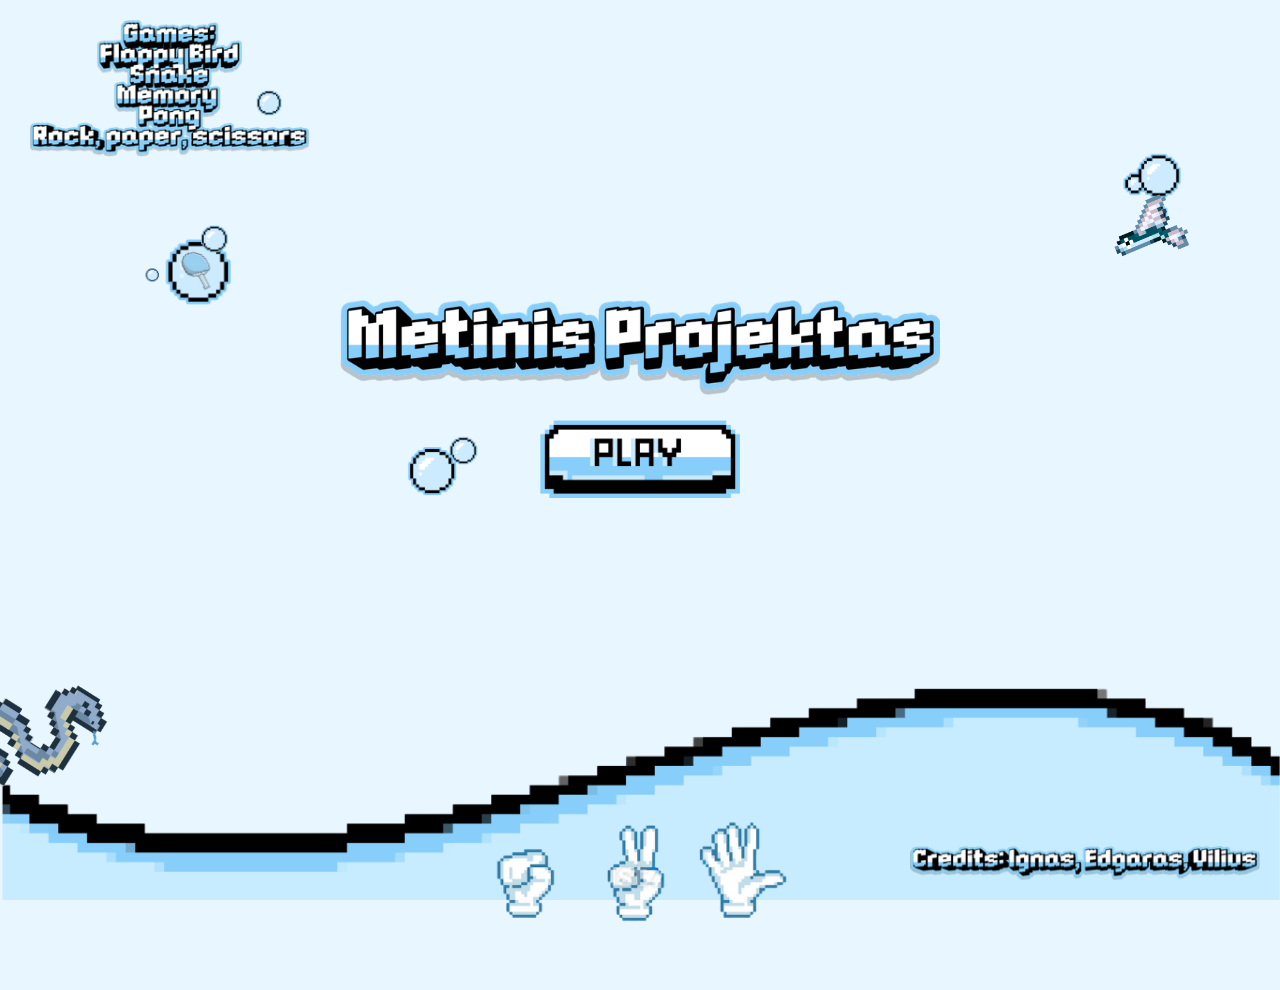
<file: index.html>
<!DOCTYPE html> 
<html lang="lt"> 
<head> 
  <meta charset="UTF-8"> 
  <meta name="viewport" content="width=device-width, initial-scale=1.0"> 
  <title>Metinis Projektas</title> 
 
  <link rel="stylesheet" href="style.css"> 
</head> 
<body> 

  <!-- BACKGROUND --> 
  <div id="background"></div> 

  <!-- MENU UI --> 
  <div id="menu-ui"> 

    <!-- TITLE --> 
    <img id="title" src="images/title.png" alt="Metinis Projektas"> 

    <!-- PLAY BUTTON --> 
    <img id="play-button" src="images/play-button.png" alt="Play"> 

    <!-- GAME LIST --> 
    <div id="game-list"> 
      <img id="list" src="images/list.png" alt="List"> 
    </div> 

    <!-- DECORATIONS --> 
    <img id="snake" src="images/snake.png" alt="Snake"> 
    <img id="bird" src="images/bird.png" alt="Bird"> 
    <img id="hands" src="images/hands.png" alt="Hands"> 

    <!-- BUBBLES --> 
    <div class="bubbles">

      <img id="bubble-top" src="images/bubble-top.png">
      <img id="bubble-bottom" src="images/bubble-bottom.png">
      <img id="bubble-racket" src="images/bubble-racket.png">
      <img id="bubble-right" src="images/bubble-right.png">

  

    </div> 

    <!-- CREDITS --> 
    <div id="credits"> 
      <img src="images/credits.png" alt="Credits"> 
    </div> 

  </div> 

  <!-- WAVE --> 
  <img id="wave" src="images/wave.png" alt="Wave"> 

  <!-- GAME SCREEN --> 
  <div id="game-screen" hidden> 
    <!-- čia bus žaidimas --> 
  </div> 

  <script src="script.js"></script> 
</body> 
</html>
</file>
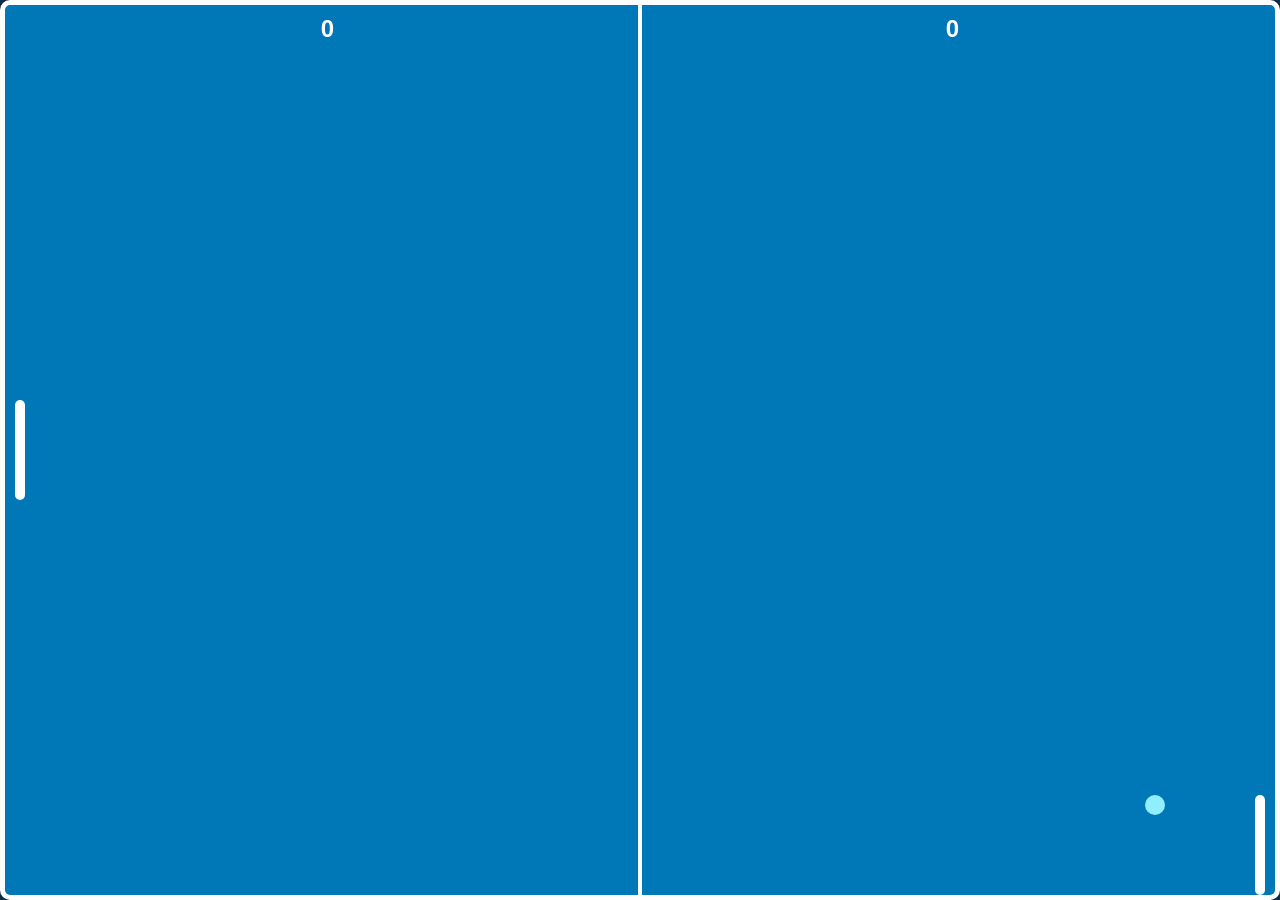
<file: pingpong-game.html>
<!DOCTYPE html>
<html lang="lt">
<head>
  <meta charset="UTF-8">
  <meta name="viewport" content="width=device-width, initial-scale=1.0">
  <title>Ping Pong Game</title>
  <style>
    * {
      box-sizing: border-box;
    }

    html,
    body {
      margin: 0;
      width: 100%;
      height: 100%;
      overflow: hidden;
      background: #0b3150;
      font-family: Arial, sans-serif;
      display: flex;
    }

    #game-container {
      position: relative;
      width: 100%;
      height: 100%;
      background-color: #0077b6;
      border: 5px solid #fff;
      border-radius: 10px;
      box-shadow: 0 0 20px rgba(0, 0, 0, 0.35);
      overflow: hidden;
    }

    #game-container::before {
      content: "";
      position: absolute;
      top: 0;
      left: 50%;
      width: 4px;
      height: 100%;
      background-color: #fff;
      transform: translateX(-50%);
    }

    #score {
      display: flex;
      justify-content: space-between;
      width: 100%;
      padding: 10px;
      color: #fff;
      font-size: 24px;
      font-weight: bold;
    }

    #player1-score,
    #player2-score {
      flex: 1;
      text-align: center;
    }

    .paddle {
      position: absolute;
      width: 10px;
      height: 100px;
      background-color: #fff;
      border-radius: 5px;
    }

    #paddle1 {
      left: 10px;
      top: 150px;
    }

    #paddle2 {
      right: 10px;
      top: 150px;
    }

    #ball {
      position: absolute;
      width: 20px;
      height: 20px;
      background-color: #91eeff;
      border-radius: 50%;
      top: 190px;
      left: 390px;
    }
  </style>
</head>
<body>
  <div id="game-container">
    <div id="score">
      <div id="player1-score">0</div>
      <div id="player2-score">0</div>
    </div>
    <div id="paddle1" class="paddle"></div>
    <div id="paddle2" class="paddle"></div>
    <div id="ball"></div>
  </div>

  <script src="pingpong_script.js"></script>
</body>
</html>
</file>
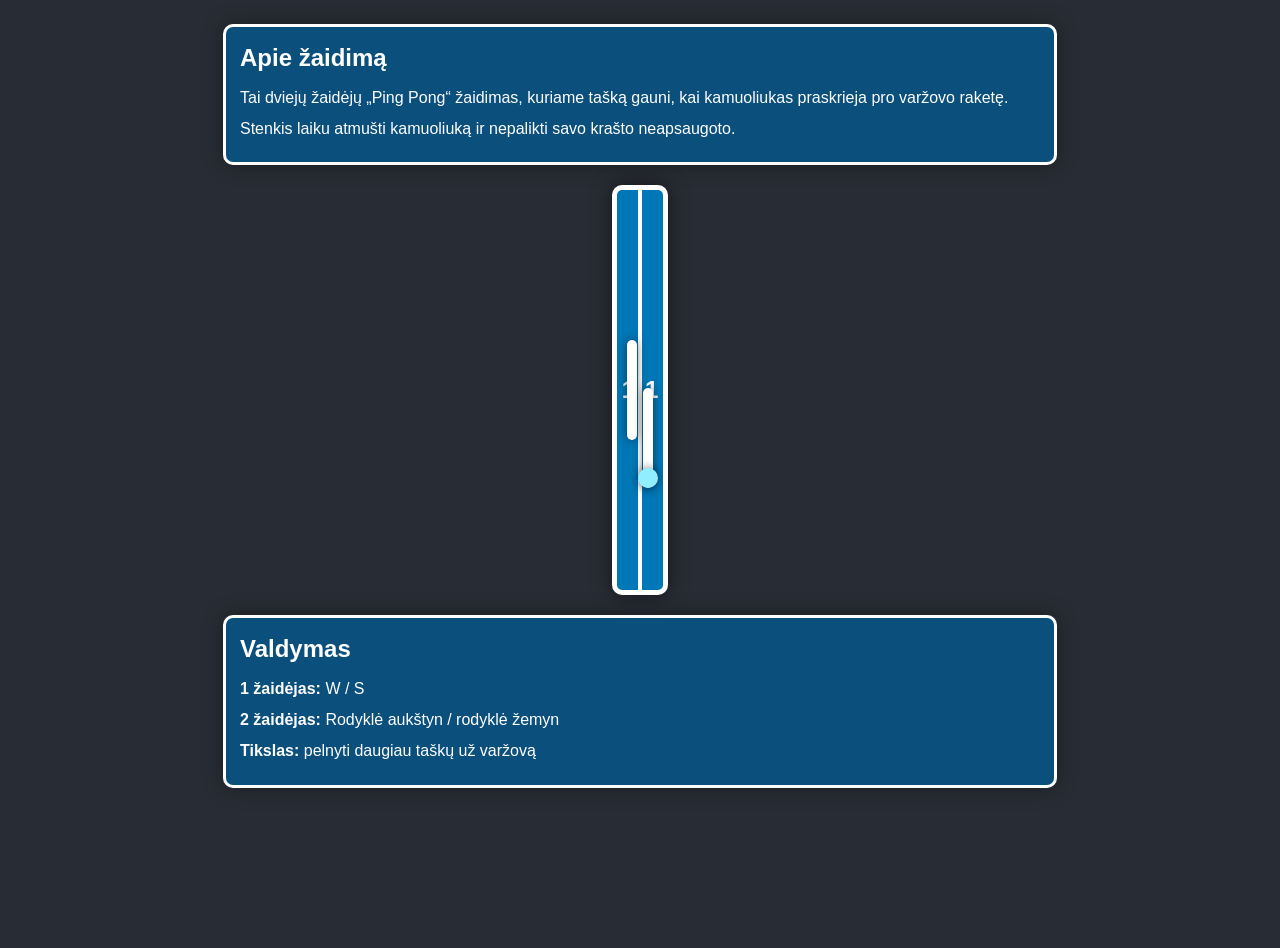
<file: pingpong.html>
<!DOCTYPE html>
<html lang="lt">
<head>
    <meta charset="UTF-8">
    <meta name="viewport" content="width=device-width, initial-scale=1.0">
    <title>Ping Pong žaidimas</title>
    <link rel="stylesheet" href="pingpong_style.css">
</head>
<body>
    <main class="layout">
        <section class="side-panel">
            <h2>Apie žaidimą</h2>
            <p>
                Tai dviejų žaidėjų „Ping Pong“ žaidimas, kuriame tašką gauni, kai kamuoliukas praskrieja pro varžovo raketę.
            </p>
            <p>
                Stenkis laiku atmušti kamuoliuką ir nepalikti savo krašto neapsaugoto.
            </p>
        </section>

        <section class="game-panel">
            <div id="game-container">
                <div id="score">
                    <div id="player1-score">0</div>
                    <div id="player2-score">0</div>
                </div>
                <div id="paddle1" class="paddle"></div>
                <div id="paddle2" class="paddle"></div>
                <div id="ball"></div>
            </div>
        </section>

        <section class="side-panel">
            <h2>Valdymas</h2>
            <p><strong>1 žaidėjas:</strong> W / S</p>
            <p><strong>2 žaidėjas:</strong> Rodyklė aukštyn / rodyklė žemyn</p>
            <p><strong>Tikslas:</strong> pelnyti daugiau taškų už varžovą</p>
        </section>
    </main>
    <script src="pingpong_script.js"></script>
</body>
</html>
</file>
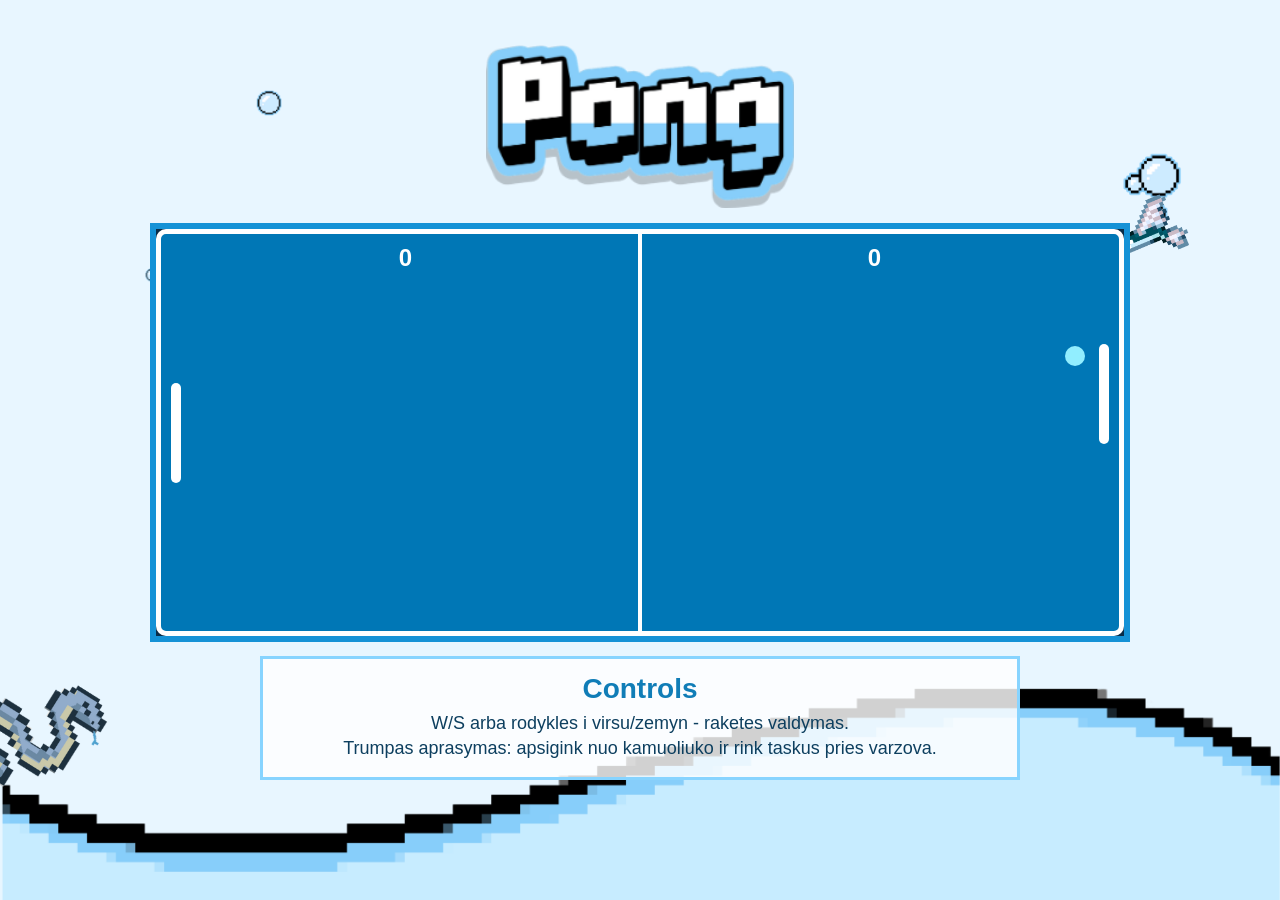
<file: pong.html>
<!DOCTYPE html>
<html lang="lt">
<head>
  <meta charset="UTF-8">
  <meta name="viewport" content="width=device-width, initial-scale=1.0">
  <title>Game Template - Pong</title>
  <link rel="stylesheet" href="game-template.css">
</head>
<body class="pong-page">
  <div id="template-ui">
    <img id="snake" src="images/snake.png" alt="Snake">
    <img id="bird" src="images/bird.png" alt="Bird">

    <img id="bubble-top" src="images/bubble-top.png" alt="">
    <img id="bubble-bottom" src="images/bubble-bottom.png" alt="">
    <img id="bubble-racket" src="images/bubble-racket.png" alt="">
    <img id="bubble-right" src="images/bubble-right.png" alt="">

    <main class="content-wrap">
      <header class="game-header">
        <img src="images/pong-title.png" alt="Pong title">
      </header>

      <section class="game-frame box-frame" aria-label="Pong game frame">
        <iframe
          class="game-embed"
          src="pingpong-game.html"
          title="Ping Pong"
          loading="lazy"
          allow="fullscreen"
        ></iframe>
      </section>

      <section class="game-info">
        <h2>Controls</h2>
        <p>W/S arba rodykles i virsu/zemyn - raketes valdymas.</p>
        <p>Trumpas aprasymas: apsigink nuo kamuoliuko ir rink taskus pries varzova.</p>
      </section>
    </main>
  </div>

  <img id="wave" src="images/wave.png" alt="Wave">
</body>
</html>
</file>
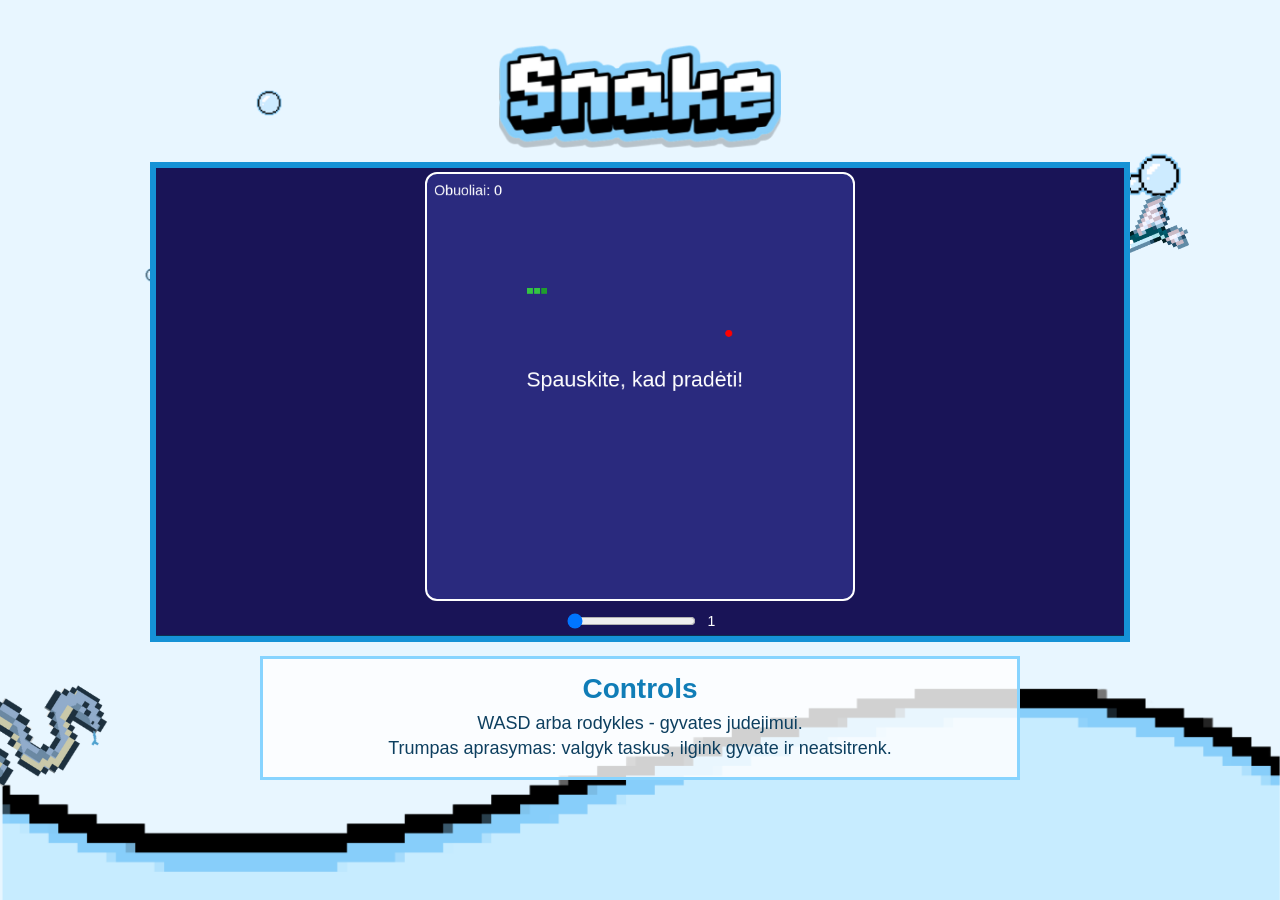
<file: snake-controls.html>
<!DOCTYPE html>
<html lang="lt">
<head>
  <meta charset="UTF-8">
  <meta name="viewport" content="width=device-width, initial-scale=1.0">
  <title>Game Template - Snake</title>
  <link rel="stylesheet" href="game-template.css">
</head>
<body class="snake-page">
  <div id="template-ui">
    <img id="snake" src="images/snake.png" alt="Snake">
    <img id="bird" src="images/bird.png" alt="Bird">

    <img id="bubble-top" src="images/bubble-top.png" alt="">
    <img id="bubble-bottom" src="images/bubble-bottom.png" alt="">
    <img id="bubble-racket" src="images/bubble-racket.png" alt="">
    <img id="bubble-right" src="images/bubble-right.png" alt="">

    <main class="content-wrap">
      <header class="game-header">
        <img src="images/snake-title.png" alt="Snake title">
      </header>

      <section class="game-frame box-frame" aria-label="Snake game frame">
        <iframe
          class="game-embed"
          src="snake-game.html"
          title="Snake"
          loading="lazy"
          allow="fullscreen"
        ></iframe>
      </section>

      <section class="game-info">
        <h2>Controls</h2>
        <p>WASD arba rodykles - gyvates judejimui.</p>
        <p>Trumpas aprasymas: valgyk taskus, ilgink gyvate ir neatsitrenk.</p>
      </section>
    </main>
  </div>

  <img id="wave" src="images/wave.png" alt="Wave">
</body>
</html>
</file>
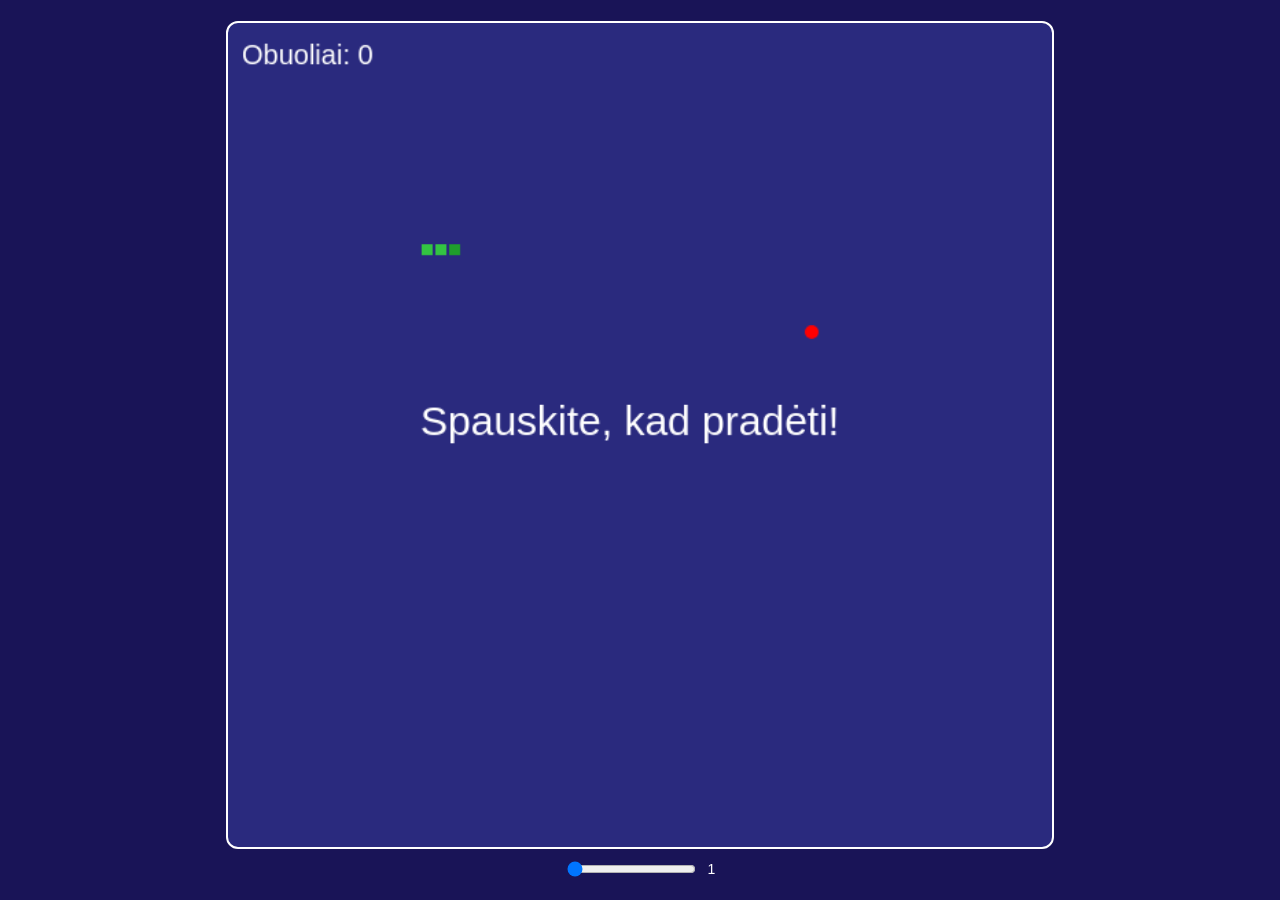
<file: snake-game.html>
<!DOCTYPE html>
<html lang="lt">
<head>
  <meta charset="UTF-8">
  <meta name="viewport" content="width=device-width, initial-scale=1.0">
  <title>Snake Game</title>
  <style>
    * {
      box-sizing: border-box;
    }

    html,
    body {
      margin: 0;
      width: 100%;
      height: 100%;
      overflow: hidden;
      background: #191457;
      color: #fff;
      font-family: Arial, sans-serif;
    }

    .snake-wrap {
      width: 100%;
      height: 100%;
      display: flex;
      align-items: center;
      justify-content: center;
      flex-direction: column;
      gap: 10px;
      padding: 8px;
    }

    canvas {
      width: min(92vmin, 100%);
      aspect-ratio: 1 / 1;
      height: auto;
      border: 2px solid #fff;
      border-radius: 12px;
      background: #2a2a7e;
      display: block;
    }

    .difficulty {
      display: flex;
      gap: 10px;
      align-items: center;
      justify-content: center;
      font-size: 14px;
    }
  </style>
</head>
<body>
  <main class="snake-wrap">
    <canvas id="gameCanvas" width="600" height="600"></canvas>
    <div class="difficulty">
      <input id="dif-select" type="range" list="level" min="1" max="10" value="1">
      <span id="dif-display"></span>
    </div>
  </main>

  <script src="snake_script.js"></script>
</body>
</html>
</file>
<file: style.css>
/*BASE*/
img {
  position: absolute;
  display: block;
  user-select: none;
  pointer-events: none;
}

*{
  box-sizing: border-box;
}

html, body {
  margin: 0px;
  padding: 0;
  width: 100%;
  height: 100%;
  background-color: #e8f6ff;
}

body {
  overflow: hidden;
  font-family: Arial, sans-serif;
}

/* BACKGROUND */
body {
  margin: 0;
  background: #e8f6ff;
  overflow: hidden;
}

/* MENU UI */
#menu-ui {
  position: absolute;
  width:100%;
  height: 100%;
  margin: 0 auto;
  overflow: visible;
  background-color: #e8f6ff;
}

/* TITLE */
#title {
  position: absolute;
  top: 300px;
  left: 50%;
  transform: translateX(-50%);
  width: 600px;
  height: auto;
  z-index: 10;
}

/* PLAY BUTTON */
#play-button {
  position: absolute;
  top: 420px;
  left: 50%;
  transform: translateX(-50%);
  pointer-events: auto;
  cursor: pointer;
  width: 200px;
  height: auto;
  z-index: 10;
}

#play-button:hover {
  transform: translateX(-50%) scale(1.05);
}

/* GAME LIST */
#game-list {
  position: absolute;
  top: 20px;
  left: 30px;
  width: 280px;
  height: auto;
  z-index: 10;
}

#list {
  position: relative;
  width: 280px;
  height: auto;
}

/* HANDS */
#hands {
  position: fixed;
  bottom: -330px;
  left: 50%;
  transform: translateX(-50%);
  width: min(100vw, 1400px);
  height: auto;
  z-index: 10;
}

/* SNAKE */
#snake {
  position: absolute;
  bottom: -90px;
  left: -31%;
  width: 70%;
  height: auto;
  z-index: 10;
}

/* BIRD */
#bird {
  position: absolute;
  top: 1%;
  right: -20%;
  width: 60%;
  height: auto;
  z-index: 10;
}

/* CREDITS */
#credits {
  position: absolute;
  bottom: 20px;
  right: 20px;
  z-index: 10;
}

#credits img {
  position: relative;
  width: 350px;
  height: auto;
}

/* WAVE */
#wave {
  position: absolute;
  bottom: 0;
  left: 0;
  width: 100%;
  height: auto;
  pointer-events: none;
  z-index: 1;
}

/* BUBBLES */
#bubble-top {
  position: absolute;
  top: 10%;
  left: 20%;
  width: 2%;
  height: auto;
  z-index: 5;
}

#bubble-right {
  position: absolute;
  bottom: 59%;
  left: 65%;
  width: 50%;
  height: auto;
  z-index: 5;
}

#bubble-racket {
  position: absolute;
  top: 10%;
  left: -10%;
  width: 50%;
  height: auto;
  z-index: 5;
}

#bubble-bottom {
  position: absolute;
  top: 30%;
  right: 40%;
  width: 50%;
  height: auto;
  z-index: 5;
}
</file>
<file: pingpong_style.css>
body {
    min-height: 100vh;
    background-color: #282c34;
    margin: 0;
    padding: 24px;
    font-family: Arial, sans-serif;
    color: #fff;
}

.layout {
    display: flex;
    align-items: flex-start;
    justify-content: center;
    gap: 20px;
    max-width: 1300px;
    margin: 0 auto;
}

.side-panel {
    width: 250px;
    background: #0b4f7d;
    border: 3px solid #fff;
    border-radius: 10px;
    box-shadow: 0 0 20px rgba(0, 0, 0, 0.35);
    padding: 14px;
    line-height: 1.45;
}

.side-panel h2 {
    margin-top: 0;
    margin-bottom: 10px;
}

.side-panel p {
    margin: 8px 0;
}

.game-panel {
    display: flex;
    justify-content: center;
}

#game-container {
    position: relative;
    width: 800px;
    height: 400px;
    background-color: #0077b6;
    border: 5px solid #fff;
    box-shadow: 0 0 20px rgba(0, 0, 0, 0.5);
    border-radius: 10px;
    overflow: hidden;
    display: flex;
    justify-content: center;
    align-items: center;
    flex-direction: column;
}

@media (max-width: 1360px) {
    .layout {
        flex-direction: column;
        align-items: center;
    }

    .side-panel {
        width: min(800px, 100%);
    }

    #game-container {
        width: min(800px, 100%);
    }
}

.paddle {
    position: absolute;
    width: 10px;
    height: 100px;
    background-color: #fff;
    border-radius: 5px;
    box-shadow: 0 0 10px rgba(0, 0, 0, 0.5);
}

#paddle1 {
    left: 10px;
    top: 150px;
}

#paddle2 {
    right: 10px;
    top: 150px;
}

#ball {
    position: absolute;
    width: 20px;
    height: 20px;
    background-color: #91eeff;
    border-radius: 50%;
    box-shadow: 0 0 10px rgba(0, 0, 0, 0.5);
}

#score {
    display: flex;
    justify-content: space-between;
    width: 100%;
    padding: 10px;
    font-size: 24px;
    font-weight: bold;
}

#player1-score {
    text-align: center;
    flex: 1;
}

#player2-score {
    text-align: center;
    flex: 1;
}

#game-container::before {
    content: '';
    position: absolute;
    top: 0;
    left: 50%;
    width: 4px;
    height: 100%;
    background-color: #fff;
    transform: translateX(-50%);
}
</file>
<file: game-template.css>
* {
  box-sizing: border-box;
}

:root {
  --title-width-flappy: 420px;
  --title-width-pong: 360px;
  --title-width-snake: 340px;
  --title-fluid-flappy: 28vw;
  --title-fluid-pong: 24vw;
  --title-fluid-snake: 22vw;
  --title-min-width: 120px;
  --phone-frame-width: 360px;
  --phone-frame-height: 640px;
  --box-frame-width: 760px;
  --info-box-width: 760px;
  --content-top-gap: 56px;
}

html,
body {
  margin: 0;
  padding: 0;
  width: 100%;
  height: 100%;
}

body {
  overflow: hidden;
  font-family: Arial, sans-serif;
  background: #e8f6ff;
  color: #0d3f5f;
}

img {
  position: absolute;
  display: block;
  user-select: none;
  pointer-events: none;
}

#template-ui {
  position: relative;
  width: 100%;
  height: 100%;
  overflow: hidden;
}

.content-wrap {
  position: relative;
  z-index: 20;
  width: min(92vw, 860px);
  margin: 0 auto;
  height: 100%;
  display: flex;
  flex-direction: column;
  align-items: center;
  justify-content: flex-start;
  gap: clamp(10px, 1.6vh, 16px);
  padding: clamp(18px, 5vh, var(--content-top-gap)) 12px 120px;
}

.game-header h1 {
  margin: 0;
  font-size: clamp(30px, 4.2vw, 50px);
  letter-spacing: 2px;
  color: #0b5d8f;
  text-shadow: 0 3px 0 #bfe9ff;
}

.game-header img {
  position: relative;
  width: min(80vw, var(--current-title-width, 340px), var(--current-title-fluid, 24vw));
  min-width: var(--title-min-width);
  height: auto;
}

body.flappy-page {
  --current-title-width: var(--title-width-flappy);
  --current-title-fluid: var(--title-fluid-flappy);
}

body.pong-page {
  --current-title-width: var(--title-width-pong);
  --current-title-fluid: var(--title-fluid-pong);
}

body.snake-page {
  --current-title-width: var(--title-width-snake);
  --current-title-fluid: var(--title-fluid-snake);
}

.game-frame {
  background: #ffffff;
  border: 6px solid #1592d6;
  overflow: hidden;
}

.game-embed {
  width: 100%;
  height: 100%;
  border: 0;
  display: block;
  background: #0b3150;
}

.phone-frame {
  width: clamp(240px, 72vw, var(--phone-frame-width));
  aspect-ratio: 400 / 550;
  height: auto;
  max-height: 58vh;
}

.box-frame {
  width: clamp(420px, 92vw, 980px);
  aspect-ratio: 16 / 9;
  max-height: 56vh;
}

.game-info {
  width: clamp(300px, 90vw, var(--info-box-width));
  background: rgba(255, 255, 255, 0.82);
  border: 3px solid #87d4ff;
  padding: clamp(10px, 1.4vw, 14px) clamp(12px, 1.8vw, 18px);
  text-align: center;
}

.game-info h2 {
  margin: 0 0 8px;
  font-size: clamp(18px, 2.4vw, 28px);
  color: #107db7;
}

.game-info p {
  margin: 4px 0;
  font-size: clamp(14px, 1.7vw, 18px);
}

#snake {
  position: absolute;
  bottom: -90px;
  left: -31%;
  width: 70%;
  height: auto;
  z-index: 10;
}

#bird {
  position: absolute;
  top: 1%;
  right: -20%;
  width: 60%;
  height: auto;
  z-index: 10;
}

#bubble-top {
  position: absolute;
  top: 10%;
  left: 20%;
  width: 2%;
  height: auto;
  z-index: 5;
}

#bubble-bottom {
  position: absolute;
  top: 30%;
  right: 40%;
  width: 50%;
  height: auto;
  z-index: 5;
}

#bubble-racket {
  position: absolute;
  top: 10%;
  left: -10%;
  width: 50%;
  height: auto;
  z-index: 5;
}

#bubble-right {
  position: absolute;
  bottom: 59%;
  left: 65%;
  width: 50%;
  height: auto;
  z-index: 5;
}

#wave {
  position: absolute;
  left: 0;
  bottom: 0;
  width: 100%;
  height: auto;
  pointer-events: none;
  z-index: 1;
}

@media (max-width: 900px) {
  .phone-frame {
    width: min(80vw, 340px);
    max-height: 56vh;
  }

  .content-wrap {
    gap: 12px;
    padding-bottom: 96px;
  }
}

@media (max-height: 760px) {
  .content-wrap {
    padding-top: clamp(10px, 2.8vh, 26px);
    gap: 8px;
  }

  .game-header img {
    width: min(72vw, var(--current-title-width, 340px), 26vw);
    min-width: 95px;
  }
}
</file>
